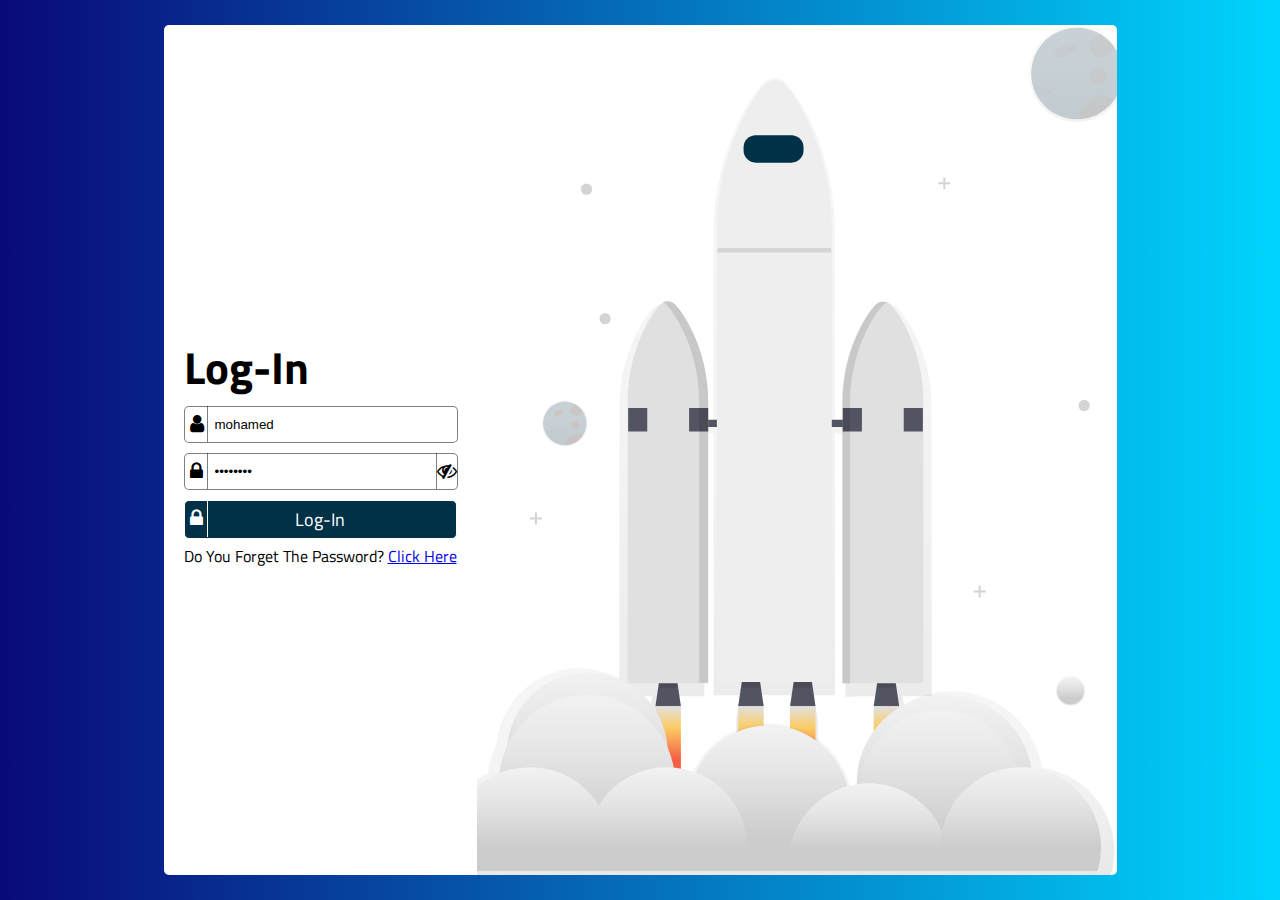
<file: index.html>
<!DOCTYPE html>
<html lang="en">

<head>
    <meta charset="UTF-8">
    <meta http-equiv="X-UA-Compatible" content="IE=edge">
    <meta name="viewport" content="width=device-width, initial-scale=1.0">
    <title>Login To Dashboard</title>
    <link rel="stylesheet" href="https://cdnjs.cloudflare.com/ajax/libs/font-awesome/4.0.0/css/font-awesome.css">
    <link rel="stylesheet" href="css/login.css">
</head>

<body>
    <div class="container">
        <div class="login-area">
            <form action="" method="GET" id="login-form">
                <h2>Log-In</h2>
                <div class="custom-input">
                    <input type="text" name="username" value="mohamed" id="username" placeholder="Username" autocomplete="off">
                    <i class="fa fa-user" aria-hidden="true"></i>
                </div>
                <div class="custom-input">
                    <input type="password" name="password" value="12349876" id="password" placeholder="Password">
                    <i class="fa fa-lock" aria-hidden="true"></i>
                    <i class="fa fa-eye " onclick="shwoPass()" id="sh" style="display: none;" aria-hidden="true"></i>
                    <i class="fa fa-eye-slash" onclick="shwoPass()" id="hi" aria-hidden="true"></i>
                </div>
                <p id="err"></p>
                <div class="custom-input submit">
                    <input type="submit" value="Log-In">
                    <i class="fa fa-lock" aria-hidden="true"></i>
                </div>
                <p>Do You Forget The Password? <a href="reset-pass.html">Click Here</a></p>
            </form>
        </div>
        <div class="pic-area">
            <!-- <img src="imgs/login-pic.svg" alt="Welcome MSG"> -->
        </div>
    </div>
    <script src="js/login.js"></script>
</body>

</html>
</file>
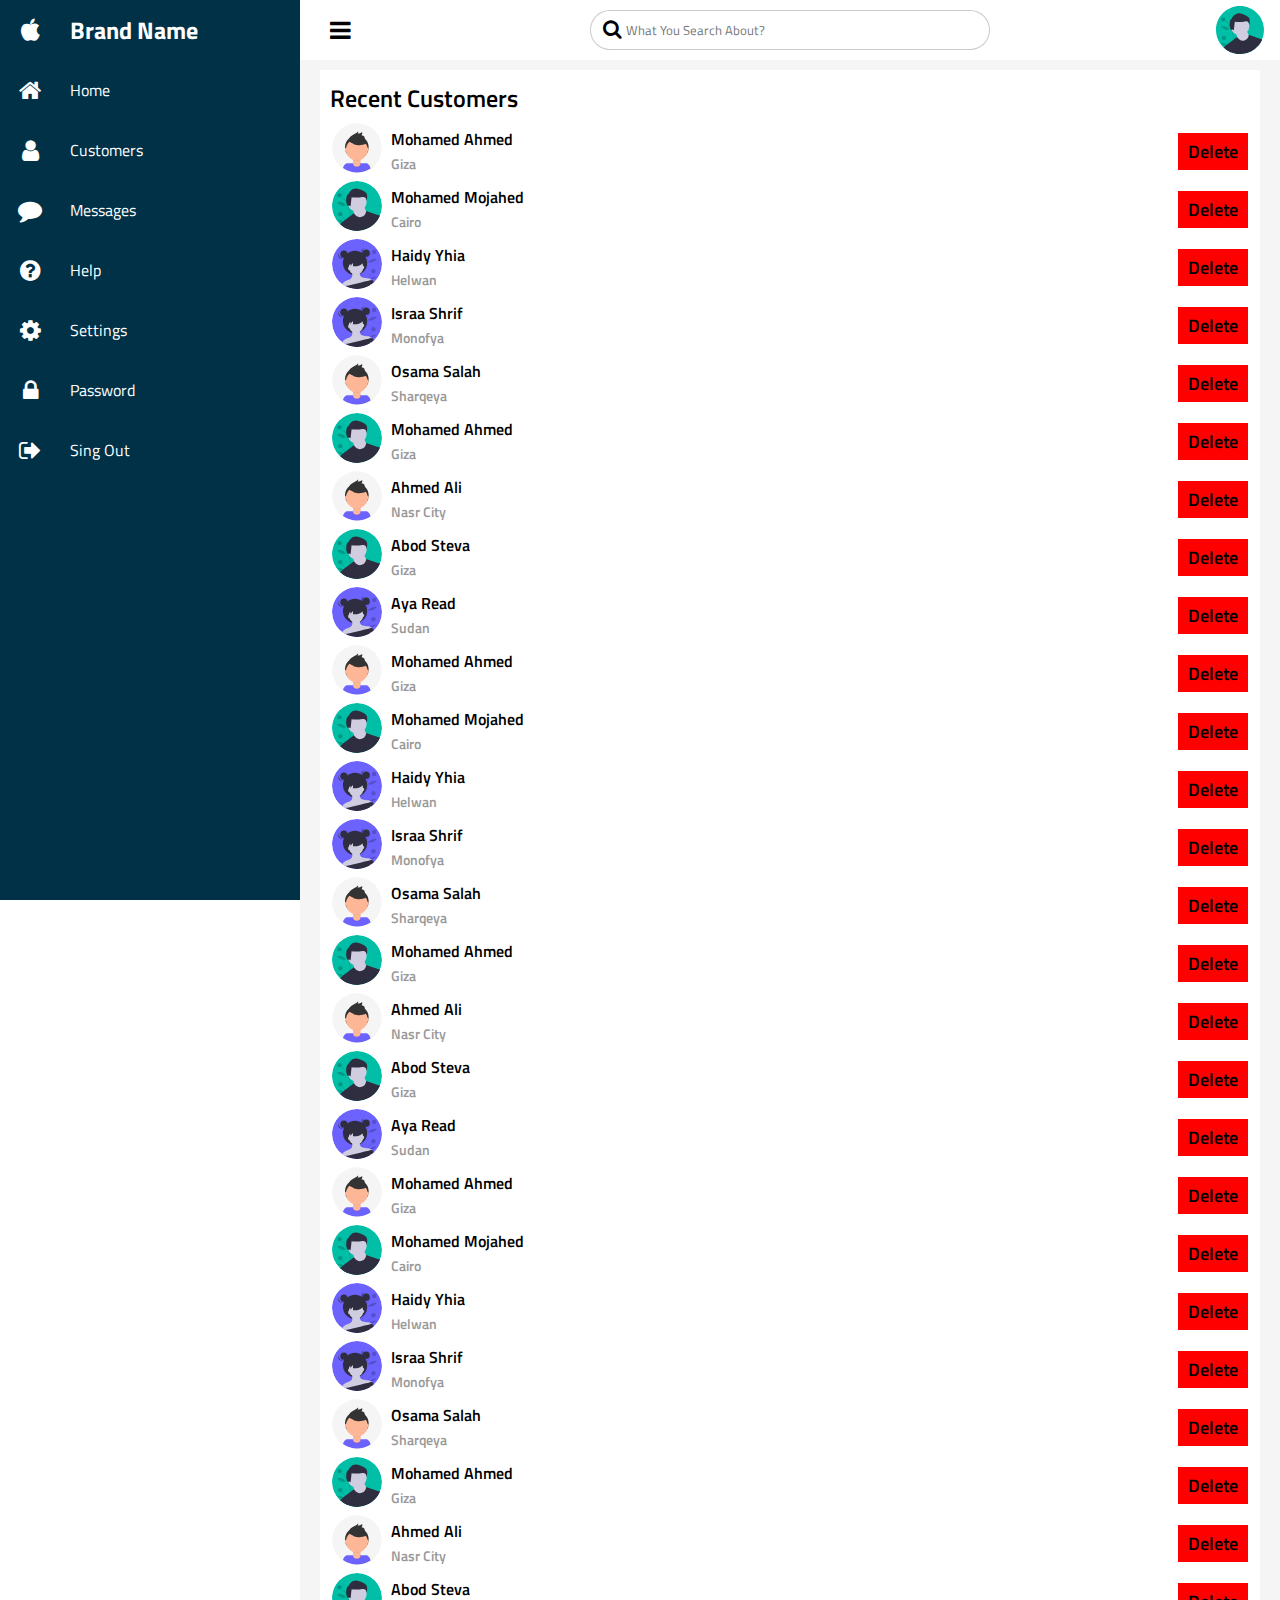
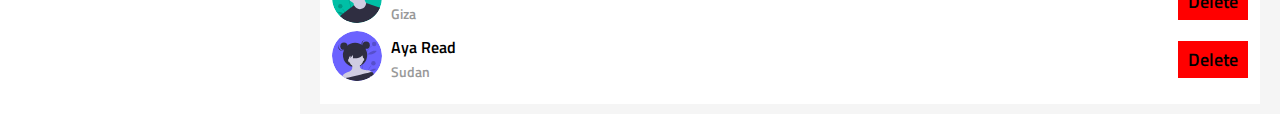
<file: customers.html>
<!DOCTYPE html>
<html lang="en">

<head>
    <meta charset="UTF-8">
    <meta http-equiv="X-UA-Compatible" content="IE=edge">
    <meta name="viewport" content="width=device-width, initial-scale=1.0">
    <title>Dashbord | Customers</title>
    <link rel="stylesheet" href="https://cdnjs.cloudflare.com/ajax/libs/font-awesome/4.0.0/css/font-awesome.css">
    <link rel="stylesheet" href="css/main.css">
    <link rel="stylesheet" href="css/customers.css">
</head>

<body>
    <div class="container">
        <!-- Start Navigation -->
        <div class="navigation">
            <ul class="links">
                <li>
                    <a href="#">
                        <span class="icon"><i class="fa fa-apple" aria-hidden="true"></i></span>
                        <span class="title"><h2>Brand Name</h2></span>
                    </a>
                </li>
                <li>
                    <a href="home.html">
                        <span class="icon"><i class="fa fa-home" aria-hidden="true"></i></span>
                        <span class="title">Home</span>
                    </a>
                </li>
                <li>
                    <a href="customers.html">
                        <span class="icon"><i class="fa fa-user" aria-hidden="true"></i></span>
                        <span class="title">Customers</span>
                    </a>
                </li>
                <li>
                    <a href="massages.html">
                        <span class="icon"><i class="fa fa-comment" aria-hidden="true"></i></span>
                        <span class="title">Messages</span>
                    </a>
                </li>
                <li>
                    <a href="help.html">
                        <span class="icon"><i class="fa fa-question-circle" aria-hidden="true"></i></i></span>
                        <span class="title">Help</span>
                    </a>
                </li>
                <li>
                    <a href="settings.html">
                        <span class="icon"><i class="fa fa-cog" aria-hidden="true"></i></span>
                        <span class="title">Settings</span>
                    </a>
                </li>
                <li>
                    <a href="password.html">
                        <span class="icon"><i class="fa fa-lock" aria-hidden="true"></i></span>
                        <span class="title">Password</span>
                    </a>
                </li>

                <li>
                    <a href="index.html">
                        <span class="icon"><i class="fa fa-sign-out" aria-hidden="true"></i></span>
                        <span class="title">Sing Out</span>
                    </a>
                </li>
            </ul>
            <div class="nav-to" onclick="toggler()"></div>
        </div>
        <!-- End Navigation -->
        <!-- start Main -->
        <div class="main">
            <!-- Start Top Bar -->
            <div class="topbar">
                <div class="toggel" onclick="toggler()"></div>
                <div class="search">
                    <label for="search">
                        <input type="text" placeholder="What You Search About?">
                        <i class="fa fa-search" aria-hidden="true"></i>
                    </label>
                </div>
                <div class="user-pic">
                    <img src="imgs/user.svg" alt="User Img">
                </div>
            </div>
            <!-- End Top Bar -->
            <div class="details">
                <div class="recent-customers">
                    <div class="header">
                        <h2>Recent Customers</h2>
                    </div>
                    <table>
                        <tr>
                            <td width="40px">
                                <div class="img"><img src="imgs/img 6.svg" width="100%" alt="Clint Pic"></div>
                            </td>
                            <td>
                                <h4>Mohamed Ahmed </br> <span>Giza</span></h4>
                            </td>
                            <td class="delete-btn">
                                <span>Delete</span>
                            </td>
                        </tr>
                        <tr>
                            <td width="40px">
                                <div class="img"><img src="imgs/user.svg" width="100%" alt="Clint Pic"></div>
                            </td>
                            <td>
                                <h4>Mohamed Mojahed </br> <span>Cairo</span></h4>
                            </td>
                            <td class="delete-btn">
                                <span>Delete</span>
                            </td>
                        </tr>
                        <tr>
                            <td width="40px">
                                <div class="img"><img src="imgs/img8.svg" width="100%" alt="Clint Pic"></div>
                            </td>
                            <td>
                                <h4>Haidy Yhia </br> <span>Helwan</span></h4>
                            </td>
                            <td class="delete-btn">
                                <span>Delete</span>
                            </td>
                        </tr>
                        <tr>
                            <td width="40px">
                                <div class="img"><img src="imgs/img8.svg" width="100%" alt="Clint Pic"></div>
                            </td>
                            <td>
                                <h4>Israa Shrif </br> <span>Monofya</span></h4>
                            </td>
                            <td class="delete-btn">
                                <span>Delete</span>
                            </td>
                        </tr>
                        <tr>
                            <td width="40px">
                                <div class="img"><img src="imgs/img 6.svg" width="100%" alt="Clint Pic"></div>
                            </td>
                            <td>
                                <h4>Osama Salah </br> <span>Sharqeya</span></h4>
                            </td>
                            <td class="delete-btn">
                                <span>Delete</span>
                            </td>
                        </tr>
                        <tr>
                            <td width="40px">
                                <div class="img"><img src="imgs/user.svg" width="100%" alt="Clint Pic"></div>
                            </td>
                            <td>
                                <h4>Mohamed Ahmed </br> <span>Giza</span></h4>
                            </td>
                            <td class="delete-btn">
                                <span>Delete</span>
                            </td>
                        </tr>
                        <tr>
                            <td width="40px">
                                <div class="img"><img src="imgs/img 6.svg" width="100%" alt="Clint Pic"></div>
                            </td>
                            <td>
                                <h4>Ahmed Ali </br> <span>Nasr City</span></h4>
                            </td>
                            <td class="delete-btn">
                                <span>Delete</span>
                            </td>
                        </tr>
                        <tr>
                            <td width="40px">
                                <div class="img"><img src="imgs/user.svg" width="100%" alt="Clint Pic"></div>
                            </td>
                            <td>
                                <h4>Abod Steva </br> <span>Giza</span></h4>
                            </td>
                            <td class="delete-btn">
                                <span>Delete</span>
                            </td>
                        </tr>
                        <tr>
                            <td width="40px">
                                <div class="img"><img src="imgs/img8.svg" width="100%" alt="Clint Pic"></div>
                            </td>
                            <td>
                                <h4>Aya Read </br> <span>Sudan</span></h4>
                            </td>
                            <td class="delete-btn">
                                <span>Delete</span>
                            </td>
                        </tr>
                        <tr>
                            <td width="40px">
                                <div class="img"><img src="imgs/img 6.svg" width="100%" alt="Clint Pic"></div>
                            </td>
                            <td>
                                <h4>Mohamed Ahmed </br> <span>Giza</span></h4>
                            </td>
                            <td class="delete-btn">
                                <span>Delete</span>
                            </td>
                        </tr>
                        <tr>
                            <td width="40px">
                                <div class="img"><img src="imgs/user.svg" width="100%" alt="Clint Pic"></div>
                            </td>
                            <td>
                                <h4>Mohamed Mojahed </br> <span>Cairo</span></h4>
                            </td>
                            <td class="delete-btn">
                                <span>Delete</span>
                            </td>
                        </tr>
                        <tr>
                            <td width="40px">
                                <div class="img"><img src="imgs/img8.svg" width="100%" alt="Clint Pic"></div>
                            </td>
                            <td>
                                <h4>Haidy Yhia </br> <span>Helwan</span></h4>
                            </td>
                            <td class="delete-btn">
                                <span>Delete</span>
                            </td>
                        </tr>
                        <tr>
                            <td width="40px">
                                <div class="img"><img src="imgs/img8.svg" width="100%" alt="Clint Pic"></div>
                            </td>
                            <td>
                                <h4>Israa Shrif </br> <span>Monofya</span></h4>
                            </td>
                            <td class="delete-btn">
                                <span>Delete</span>
                            </td>
                        </tr>
                        <tr>
                            <td width="40px">
                                <div class="img"><img src="imgs/img 6.svg" width="100%" alt="Clint Pic"></div>
                            </td>
                            <td>
                                <h4>Osama Salah </br> <span>Sharqeya</span></h4>
                            </td>
                            <td class="delete-btn">
                                <span>Delete</span>
                            </td>
                        </tr>
                        <tr>
                            <td width="40px">
                                <div class="img"><img src="imgs/user.svg" width="100%" alt="Clint Pic"></div>
                            </td>
                            <td>
                                <h4>Mohamed Ahmed </br> <span>Giza</span></h4>
                            </td>
                            <td class="delete-btn">
                                <span>Delete</span>
                            </td>
                        </tr>
                        <tr>
                            <td width="40px">
                                <div class="img"><img src="imgs/img 6.svg" width="100%" alt="Clint Pic"></div>
                            </td>
                            <td>
                                <h4>Ahmed Ali </br> <span>Nasr City</span></h4>
                            </td>
                            <td class="delete-btn">
                                <span>Delete</span>
                            </td>
                        </tr>
                        <tr>
                            <td width="40px">
                                <div class="img"><img src="imgs/user.svg" width="100%" alt="Clint Pic"></div>
                            </td>
                            <td>
                                <h4>Abod Steva </br> <span>Giza</span></h4>
                            </td>
                            <td class="delete-btn">
                                <span>Delete</span>
                            </td>
                        </tr>
                        <tr>
                            <td width="40px">
                                <div class="img"><img src="imgs/img8.svg" width="100%" alt="Clint Pic"></div>
                            </td>
                            <td>
                                <h4>Aya Read </br> <span>Sudan</span></h4>
                            </td>
                            <td class="delete-btn">
                                <span>Delete</span>
                            </td>
                        </tr>
                        <tr>
                            <td width="40px">
                                <div class="img"><img src="imgs/img 6.svg" width="100%" alt="Clint Pic"></div>
                            </td>
                            <td>
                                <h4>Mohamed Ahmed </br> <span>Giza</span></h4>
                            </td>
                            <td class="delete-btn">
                                <span>Delete</span>
                            </td>
                        </tr>
                        <tr>
                            <td width="40px">
                                <div class="img"><img src="imgs/user.svg" width="100%" alt="Clint Pic"></div>
                            </td>
                            <td>
                                <h4>Mohamed Mojahed </br> <span>Cairo</span></h4>
                            </td>
                            <td class="delete-btn">
                                <span>Delete</span>
                            </td>
                        </tr>
                        <tr>
                            <td width="40px">
                                <div class="img"><img src="imgs/img8.svg" width="100%" alt="Clint Pic"></div>
                            </td>
                            <td>
                                <h4>Haidy Yhia </br> <span>Helwan</span></h4>
                            </td>
                            <td class="delete-btn">
                                <span>Delete</span>
                            </td>
                        </tr>
                        <tr>
                            <td width="40px">
                                <div class="img"><img src="imgs/img8.svg" width="100%" alt="Clint Pic"></div>
                            </td>
                            <td>
                                <h4>Israa Shrif </br> <span>Monofya</span></h4>
                            </td>
                            <td class="delete-btn">
                                <span>Delete</span>
                            </td>
                        </tr>
                        <tr>
                            <td width="40px">
                                <div class="img"><img src="imgs/img 6.svg" width="100%" alt="Clint Pic"></div>
                            </td>
                            <td>
                                <h4>Osama Salah </br> <span>Sharqeya</span></h4>
                            </td>
                            <td class="delete-btn">
                                <span>Delete</span>
                            </td>
                        </tr>
                        <tr>
                            <td width="40px">
                                <div class="img"><img src="imgs/user.svg" width="100%" alt="Clint Pic"></div>
                            </td>
                            <td>
                                <h4>Mohamed Ahmed </br> <span>Giza</span></h4>
                            </td>
                            <td class="delete-btn">
                                <span>Delete</span>
                            </td>
                        </tr>
                        <tr>
                            <td width="40px">
                                <div class="img"><img src="imgs/img 6.svg" width="100%" alt="Clint Pic"></div>
                            </td>
                            <td>
                                <h4>Ahmed Ali </br> <span>Nasr City</span></h4>
                            </td>
                            <td class="delete-btn">
                                <span>Delete</span>
                            </td>
                        </tr>
                        <tr>
                            <td width="40px">
                                <div class="img"><img src="imgs/user.svg" width="100%" alt="Clint Pic"></div>
                            </td>
                            <td>
                                <h4>Abod Steva </br> <span>Giza</span></h4>
                            </td>
                            <td class="delete-btn">
                                <span>Delete</span>
                            </td>
                        </tr>
                        <tr>
                            <td width="40px">
                                <div class="img"><img src="imgs/img8.svg" width="100%" alt="Clint Pic"></div>
                            </td>
                            <td>
                                <h4>Aya Read </br> <span>Sudan</span></h4>
                            </td>
                            <td class="delete-btn">
                                <span>Delete</span>
                            </td>
                        </tr>
                    </table>
                </div>
            </div>
        </div>
        <!-- End Main Sction -->
    </div>
    <script src="js/main.js"></script>
</body>

</html>
</file>
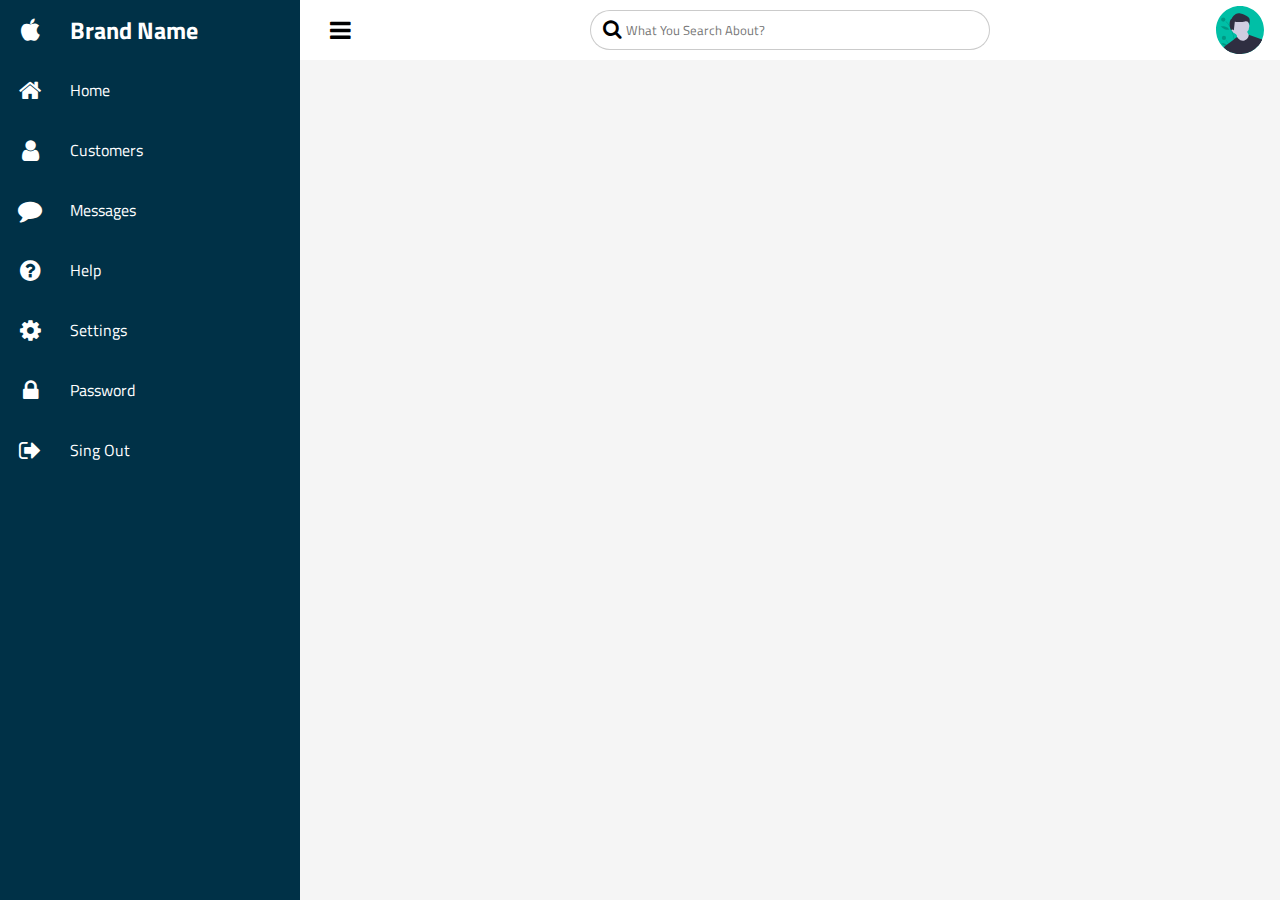
<file: help.html>
<!DOCTYPE html>
<html lang="en">

<head>
    <meta charset="UTF-8">
    <meta http-equiv="X-UA-Compatible" content="IE=edge">
    <meta name="viewport" content="width=device-width, initial-scale=1.0">
    <title>Dashbord | help</title>
    <link rel="stylesheet" href="https://cdnjs.cloudflare.com/ajax/libs/font-awesome/4.0.0/css/font-awesome.css">
    <link rel="stylesheet" href="css/main.css">
</head>

<body>
    <div class="container">
        <!-- Start Navigation -->
        <div class="navigation">
            <ul class="links">
                <li>
                    <a href="#">
                        <span class="icon"><i class="fa fa-apple" aria-hidden="true"></i></span>
                        <span class="title"><h2>Brand Name</h2></span>
                    </a>
                </li>
                <li>
                    <a href="home.html">
                        <span class="icon"><i class="fa fa-home" aria-hidden="true"></i></span>
                        <span class="title">Home</span>
                    </a>
                </li>
                <li>
                    <a href="customers.html">
                        <span class="icon"><i class="fa fa-user" aria-hidden="true"></i></span>
                        <span class="title">Customers</span>
                    </a>
                </li>
                <li>
                    <a href="massages.html">
                        <span class="icon"><i class="fa fa-comment" aria-hidden="true"></i></span>
                        <span class="title">Messages</span>
                    </a>
                </li>
                <li>
                    <a href="help.html">
                        <span class="icon"><i class="fa fa-question-circle" aria-hidden="true"></i></i></span>
                        <span class="title">Help</span>
                    </a>
                </li>
                <li>
                    <a href="settings.html">
                        <span class="icon"><i class="fa fa-cog" aria-hidden="true"></i></span>
                        <span class="title">Settings</span>
                    </a>
                </li>
                <li>
                    <a href="password.html">
                        <span class="icon"><i class="fa fa-lock" aria-hidden="true"></i></span>
                        <span class="title">Password</span>
                    </a>
                </li>

                <li>
                    <a href="index.html">
                        <span class="icon"><i class="fa fa-sign-out" aria-hidden="true"></i></span>
                        <span class="title">Sing Out</span>
                    </a>
                </li>
            </ul>
            <div class="nav-to" onclick="toggler()"></div>
        </div>
        <!-- End Navigation -->
        <!-- start Main -->
        <div class="main">
            <!-- Start Top Bar -->
            <div class="topbar">
                <div class="toggel" onclick="toggler()"></div>
                <div class="search">
                    <label for="search">
                        <input type="text" placeholder="What You Search About?">
                        <i class="fa fa-search" aria-hidden="true"></i>
                    </label>
                </div>
                <div class="user-pic">
                    <img src="imgs/user.svg" alt="User Img">
                </div>
            </div>
            <!-- End Top Bar -->
        </div>
        <!-- End Main Sction -->
    </div>
    <script src="js/main.js"></script>
</body>

</html>
</file>
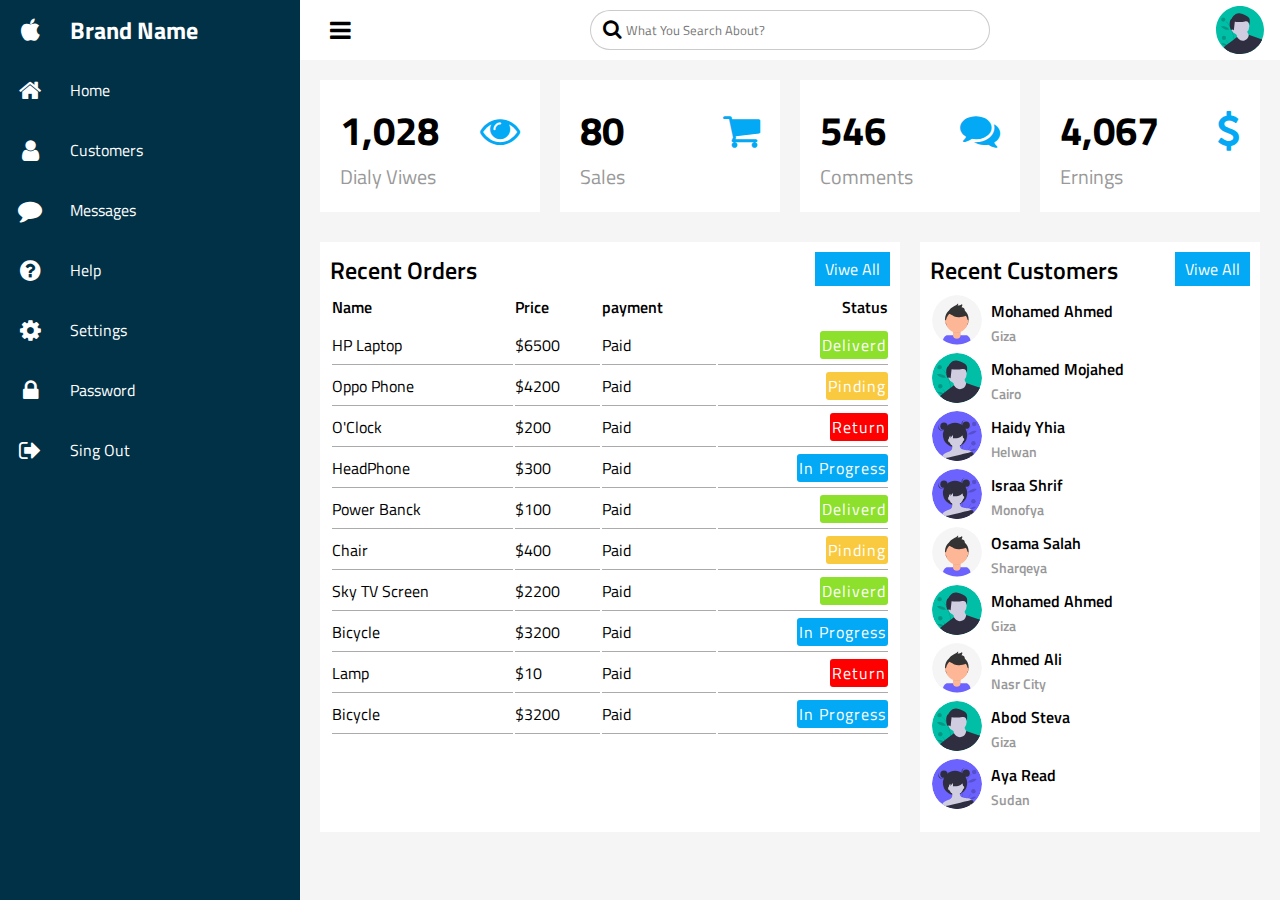
<file: home.html>
<!DOCTYPE html>
<html lang="en">

<head>
    <meta charset="UTF-8">
    <meta http-equiv="X-UA-Compatible" content="IE=edge">
    <meta name="viewport" content="width=device-width, initial-scale=1.0">
    <title>Dashbord</title>
    <link rel="stylesheet" href="https://cdnjs.cloudflare.com/ajax/libs/font-awesome/4.0.0/css/font-awesome.css">
    <link rel="stylesheet" href="css/main.css">
</head>

<body>
    <div class="container">
        <!-- Start Navigation -->
        <div class="navigation">
            <ul class="links">
                <li>
                    <a href="#">
                        <span class="icon"><i class="fa fa-apple" aria-hidden="true"></i></span>
                        <span class="title"><h2>Brand Name</h2></span>
                    </a>
                </li>
                <li>
                    <a href="home.html">
                        <span class="icon"><i class="fa fa-home" aria-hidden="true"></i></span>
                        <span class="title">Home</span>
                    </a>
                </li>
                <li>
                    <a href="customers.html">
                        <span class="icon"><i class="fa fa-user" aria-hidden="true"></i></span>
                        <span class="title">Customers</span>
                    </a>
                </li>
                <li>
                    <a href="massages.html">
                        <span class="icon"><i class="fa fa-comment" aria-hidden="true"></i></span>
                        <span class="title">Messages</span>
                    </a>
                </li>
                <li>
                    <a href="help.html">
                        <span class="icon"><i class="fa fa-question-circle" aria-hidden="true"></i></i></span>
                        <span class="title">Help</span>
                    </a>
                </li>
                <li>
                    <a href="settings.html">
                        <span class="icon"><i class="fa fa-cog" aria-hidden="true"></i></span>
                        <span class="title">Settings</span>
                    </a>
                </li>
                <li>
                    <a href="password.html">
                        <span class="icon"><i class="fa fa-lock" aria-hidden="true"></i></span>
                        <span class="title">Password</span>
                    </a>
                </li>

                <li>
                    <a href="index.html">
                        <span class="icon"><i class="fa fa-sign-out" aria-hidden="true"></i></span>
                        <span class="title">Sing Out</span>
                    </a>
                </li>
            </ul>
            <div class="nav-to" onclick="toggler()"></div>
        </div>
        <!-- End Navigation -->
        <!-- start Main -->
        <div class="main">
            <!-- Start Top Bar -->
            <div class="topbar">
                <div class="toggel" onclick="toggler()"></div>
                <div class="search">
                    <label for="search">
                        <input type="text" placeholder="What You Search About?">
                        <i class="fa fa-search" aria-hidden="true"></i>
                    </label>
                </div>
                <div class="user-pic">
                    <img src="imgs/user.svg" alt="User Img">
                </div>
            </div>
            <!-- Start Top Bar -->
            <!-- start Cards Box -->
            <div class="cardBox">
                <div class="card">
                    <div>
                        <div class="numbers">1,028</div>
                        <div class="cardName">Dialy Viwes</div>
                    </div>
                    <div class="cardIcon">
                        <i class="fa fa-eye" aria-hidden="true"></i>
                    </div>
                </div>
                <div class="card">
                    <div>
                        <div class="numbers">80</div>
                        <div class="cardName">Sales</div>
                    </div>
                    <div class="cardIcon">
                        <i class="fa fa-shopping-cart" aria-hidden="true"></i>
                    </div>
                </div>
                <div class="card">
                    <div>
                        <div class="numbers">546</div>
                        <div class="cardName">Comments</div>
                    </div>
                    <div class="cardIcon">
                        <i class="fa fa-comments" aria-hidden="true"></i>
                    </div>
                </div>
                <div class="card">
                    <div>
                        <div class="numbers">4,067</div>
                        <div class="cardName">Ernings</div>
                    </div>
                    <div class="cardIcon">
                        <i class="fa fa-usd" aria-hidden="true"></i>
                    </div>
                </div>
            </div>
            <!-- End Cards Box -->
            <!-- Start Deatials Section -->
            <div class="details">
                <div class="recent-orders">
                    <div class="header">
                        <h2>Recent Orders</h2>
                        <a href="recent-orders.html" class="btn">Viwe All</a>
                    </div>
                    <table>
                        <thead>
                            <tr>
                                <th>Name</th>
                                <th>Price</th>
                                <th>payment</th>
                                <th>Status</th>
                            </tr>
                        </thead>
                        <tbody>
                            <tr>
                                <td>HP Laptop</td>
                                <td><span>$6500</td>
                                <td>Paid</td>
                                <td><span class="status deliverd">Deliverd</span></td>
                            </tr>
                            <tr>
                                <td>Oppo Phone</td>
                                <td>$4200</td>
                                <td>Paid</td>
                                <td><span class="status pind">Pinding</span></td>
                            </tr>
                            <tr>
                                <td>O'Clock</td>
                                <td>$200</td>
                                <td>Paid</td>
                                <td><span class="status return">Return</span></td>
                            </tr>
                            <tr>
                                <td>HeadPhone</td>
                                <td>$300</td>
                                <td>Paid</td>
                                <td><span class="status in-prog">In Progress</span></td>
                            </tr>
                            <tr>
                                <td>Power Banck</td>
                                <td>$100</td>
                                <td>Paid</td>
                                <td><span class="status deliverd">Deliverd</span></td>
                            </tr>
                            <tr>
                                <td>Chair</td>
                                <td>$400</td>
                                <td>Paid</td>
                                <td><span class="status pind">Pinding</span></td>
                            </tr>
                            <tr>
                                <td>Sky TV Screen</td>
                                <td>$2200</td>
                                <td>Paid</td>
                                <td><span class="status deliverd">Deliverd</span></td>
                            </tr>
                            <tr>
                                <td>Bicycle</td>
                                <td>$3200</td>
                                <td>Paid</td>
                                <td><span class="status in-prog">In Progress</span></td>
                            </tr>
                            <tr>
                                <td>Lamp</td>
                                <td>$10</td>
                                <td>Paid</td>
                                <td><span class="status return">Return</span></td>
                            </tr>
                            <td>Bicycle</td>
                            <td>$3200</td>
                            <td>Paid</td>
                            <td><span class="status in-prog">In Progress</span></td>
                            </tr>

                        </tbody>
                    </table>
                </div>
                <div class="recent-customers">
                    <div class="header">
                        <h2>Recent Customers</h2>
                        <a href="customers.html" class="btn">Viwe All</a>
                    </div>
                    <table>
                        <tr>
                            <td width="40px">
                                <div class="img"><img src="imgs/img 6.svg" width="100%" alt="Clint Pic"></div>
                            </td>
                            <td>
                                <h4>Mohamed Ahmed </br> <span>Giza</span></h4>
                            </td>
                        </tr>
                        <tr>
                            <td width="40px">
                                <div class="img"><img src="imgs/user.svg" width="100%" alt="Clint Pic"></div>
                            </td>
                            <td>
                                <h4>Mohamed Mojahed </br> <span>Cairo</span></h4>
                            </td>
                        </tr>
                        <tr>
                            <td width="40px">
                                <div class="img"><img src="imgs/img8.svg" width="100%" alt="Clint Pic"></div>
                            </td>
                            <td>
                                <h4>Haidy Yhia </br> <span>Helwan</span></h4>
                            </td>
                        </tr>
                        <tr>
                            <td width="40px">
                                <div class="img"><img src="imgs/img8.svg" width="100%" alt="Clint Pic"></div>
                            </td>
                            <td>
                                <h4>Israa Shrif </br> <span>Monofya</span></h4>
                            </td>
                        </tr>
                        <tr>
                            <td width="40px">
                                <div class="img"><img src="imgs/img 6.svg" width="100%" alt="Clint Pic"></div>
                            </td>
                            <td>
                                <h4>Osama Salah </br> <span>Sharqeya</span></h4>
                            </td>
                        </tr>
                        <tr>
                            <td width="40px">
                                <div class="img"><img src="imgs/user.svg" width="100%" alt="Clint Pic"></div>
                            </td>
                            <td>
                                <h4>Mohamed Ahmed </br> <span>Giza</span></h4>
                            </td>
                        </tr>
                        <tr>
                            <td width="40px">
                                <div class="img"><img src="imgs/img 6.svg" width="100%" alt="Clint Pic"></div>
                            </td>
                            <td>
                                <h4>Ahmed Ali </br> <span>Nasr City</span></h4>
                            </td>
                        </tr>
                        <tr>
                            <td width="40px">
                                <div class="img"><img src="imgs/user.svg" width="100%" alt="Clint Pic"></div>
                            </td>
                            <td>
                                <h4>Abod Steva </br> <span>Giza</span></h4>
                            </td>
                        </tr>
                        <tr>
                            <td width="40px">
                                <div class="img"><img src="imgs/img8.svg" width="100%" alt="Clint Pic"></div>
                            </td>
                            <td>
                                <h4>Aya Read </br> <span>Sudan</span></h4>
                            </td>
                        </tr>
                    </table>
                </div>
            </div>
            <!-- End Deatials Section -->
        </div>
        <!-- End Main Sction -->
    </div>
    <script src="js/main.js"></script>
</body>

</html>
</file>
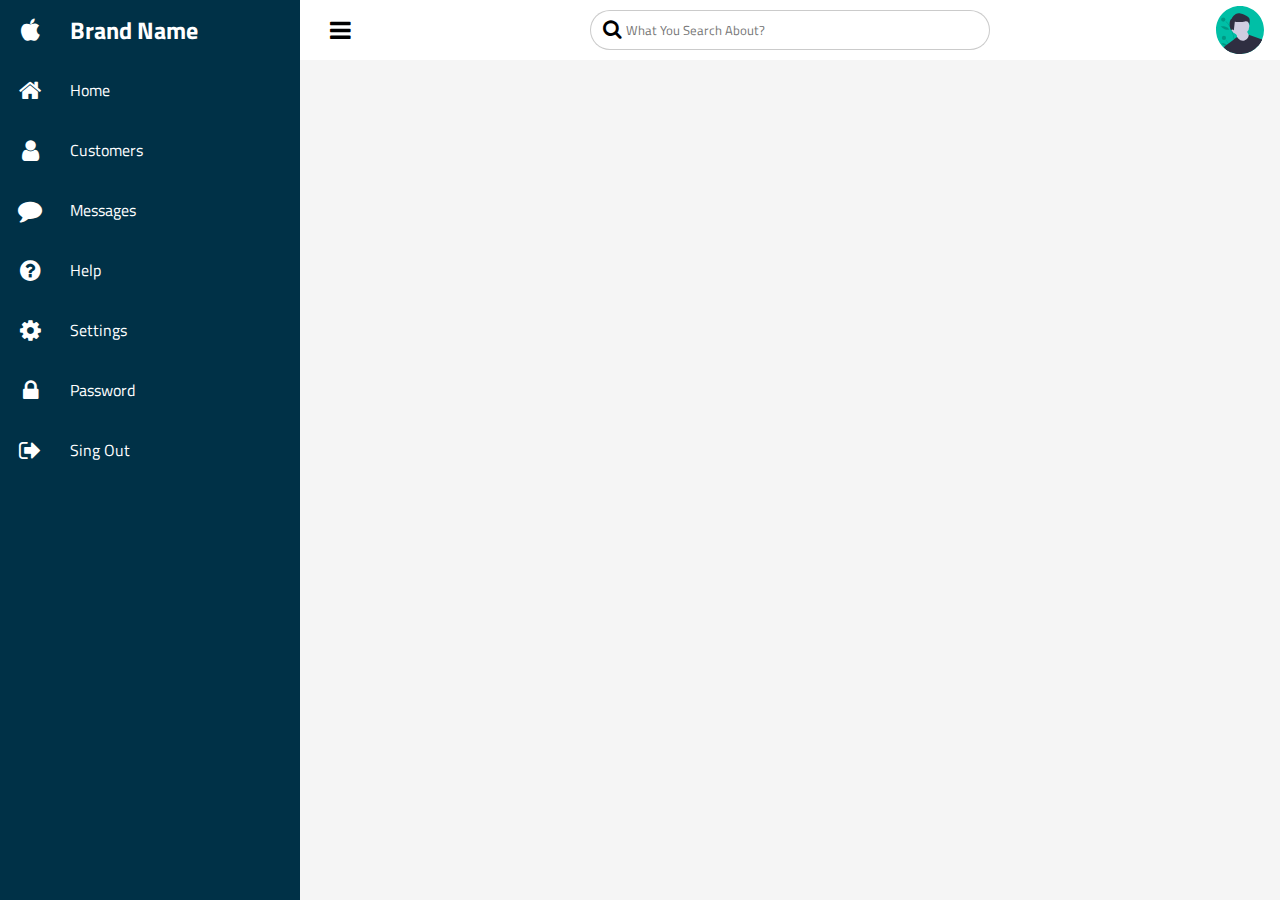
<file: massages.html>
<!DOCTYPE html>
<html lang="en">

<head>
    <meta charset="UTF-8">
    <meta http-equiv="X-UA-Compatible" content="IE=edge">
    <meta name="viewport" content="width=device-width, initial-scale=1.0">
    <title>Dashbord | Masseges</title>
    <link rel="stylesheet" href="https://cdnjs.cloudflare.com/ajax/libs/font-awesome/4.0.0/css/font-awesome.css">
    <link rel="stylesheet" href="css/main.css">
</head>

<body>
    <div class="container">
        <!-- Start Navigation -->
        <div class="navigation">
            <ul class="links">
                <li>
                    <a href="#">
                        <span class="icon"><i class="fa fa-apple" aria-hidden="true"></i></span>
                        <span class="title"><h2>Brand Name</h2></span>
                    </a>
                </li>
                <li>
                    <a href="home.html">
                        <span class="icon"><i class="fa fa-home" aria-hidden="true"></i></span>
                        <span class="title">Home</span>
                    </a>
                </li>
                <li>
                    <a href="customers.html">
                        <span class="icon"><i class="fa fa-user" aria-hidden="true"></i></span>
                        <span class="title">Customers</span>
                    </a>
                </li>
                <li>
                    <a href="massages.html">
                        <span class="icon"><i class="fa fa-comment" aria-hidden="true"></i></span>
                        <span class="title">Messages</span>
                    </a>
                </li>
                <li>
                    <a href="help.html">
                        <span class="icon"><i class="fa fa-question-circle" aria-hidden="true"></i></i></span>
                        <span class="title">Help</span>
                    </a>
                </li>
                <li>
                    <a href="settings.html">
                        <span class="icon"><i class="fa fa-cog" aria-hidden="true"></i></span>
                        <span class="title">Settings</span>
                    </a>
                </li>
                <li>
                    <a href="password.html">
                        <span class="icon"><i class="fa fa-lock" aria-hidden="true"></i></span>
                        <span class="title">Password</span>
                    </a>
                </li>

                <li>
                    <a href="index.html">
                        <span class="icon"><i class="fa fa-sign-out" aria-hidden="true"></i></span>
                        <span class="title">Sing Out</span>
                    </a>
                </li>
            </ul>
            <div class="nav-to" onclick="toggler()"></div>
        </div>
        <!-- End Navigation -->
        <!-- start Main -->
        <div class="main">
            <!-- Start Top Bar -->
            <div class="topbar">
                <div class="toggel" onclick="toggler()"></div>
                <div class="search">
                    <label for="search">
                        <input type="text" placeholder="What You Search About?">
                        <i class="fa fa-search" aria-hidden="true"></i>
                    </label>
                </div>
                <div class="user-pic">
                    <img src="imgs/user.svg" alt="User Img">
                </div>
            </div>
            <!-- End Top Bar -->
        </div>
        <!-- End Main Sction -->
    </div>
    <script src="js/main.js"></script>
</body>

</html>
</file>
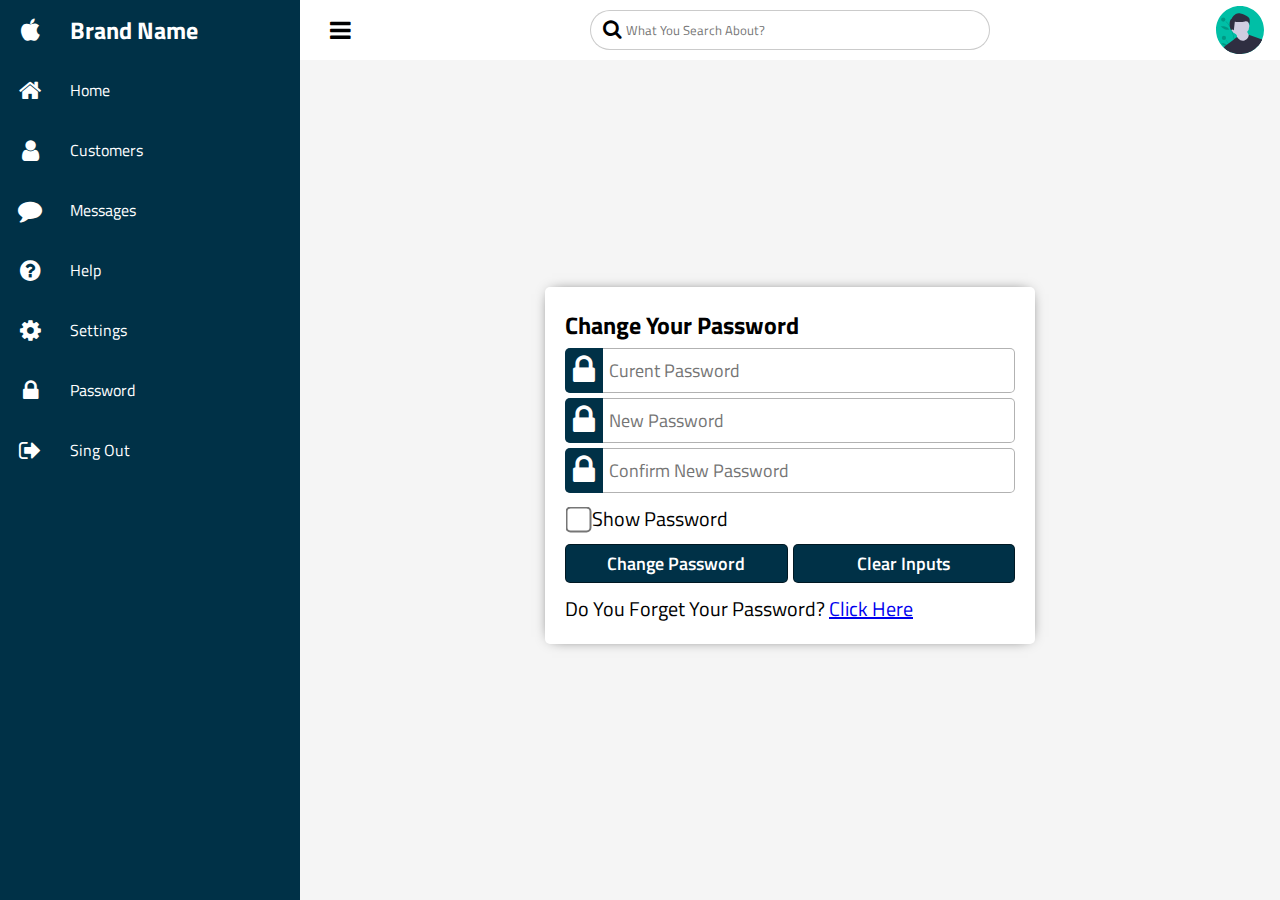
<file: password.html>
<!DOCTYPE html>
<html lang="en">

<head>
    <meta charset="UTF-8">
    <meta http-equiv="X-UA-Compatible" content="IE=edge">
    <meta name="viewport" content="width=device-width, initial-scale=1.0">
    <title>Dashbord | Password</title>
    <link rel="stylesheet" href="https://cdnjs.cloudflare.com/ajax/libs/font-awesome/4.0.0/css/font-awesome.css">
    <link rel="stylesheet" href="css/main.css">
    <link rel="stylesheet" href="css/password.css">
</head>

<body>
    <div class="container">
        <!-- Start Navigation -->
        <div class="navigation">
            <ul class="links">
                <li>
                    <a href="#">
                        <span class="icon"><i class="fa fa-apple" aria-hidden="true"></i></span>
                        <span class="title"><h2>Brand Name</h2></span>
                    </a>
                </li>
                <li>
                    <a href="home.html">
                        <span class="icon"><i class="fa fa-home" aria-hidden="true"></i></span>
                        <span class="title">Home</span>
                    </a>
                </li>
                <li>
                    <a href="customers.html">
                        <span class="icon"><i class="fa fa-user" aria-hidden="true"></i></span>
                        <span class="title">Customers</span>
                    </a>
                </li>
                <li>
                    <a href="massages.html">
                        <span class="icon"><i class="fa fa-comment" aria-hidden="true"></i></span>
                        <span class="title">Messages</span>
                    </a>
                </li>
                <li>
                    <a href="help.html">
                        <span class="icon"><i class="fa fa-question-circle" aria-hidden="true"></i></i></span>
                        <span class="title">Help</span>
                    </a>
                </li>
                <li>
                    <a href="settings.html">
                        <span class="icon"><i class="fa fa-cog" aria-hidden="true"></i></span>
                        <span class="title">Settings</span>
                    </a>
                </li>
                <li>
                    <a href="password.html">
                        <span class="icon"><i class="fa fa-lock" aria-hidden="true"></i></span>
                        <span class="title">Password</span>
                    </a>
                </li>

                <li>
                    <a href="index.html">
                        <span class="icon"><i class="fa fa-sign-out" aria-hidden="true"></i></span>
                        <span class="title">Sing Out</span>
                    </a>
                </li>
            </ul>
            <div class="nav-to" onclick="toggler()"></div>
        </div>
        <!-- End Navigation -->
        <!-- start Main -->
        <div class="main">
            <!-- Start Top Bar -->
            <div class="topbar">
                <div class="toggel" onclick="toggler()"></div>
                <div class="search">
                    <label for="search">
                        <input type="text" placeholder="What You Search About?">
                        <i class="fa fa-search" aria-hidden="true"></i>
                    </label>
                </div>
                <div class="user-pic">
                    <img src="imgs/user.svg" alt="User Img">
                </div>
            </div>
            <!-- End Top Bar -->
            <!-- Start Rest Password Section -->
            <div class="reset-pass">
                <form action="#" method="GET" id="change-pass">
                    <h2>Change Your Password</h2>
                    <div class="custom-input">
                        <input type="password" placeholder="Curent Password" name="c-pass" id="c-pass">
                        <i class="fa fa-lock" aria-hidden="true"></i>
                    </div>
                    <div class="custom-input">
                        <input type="password" placeholder="New Password" name="n-pass" id="n-pass">
                        <i class="fa fa-lock" aria-hidden="true"></i>
                    </div>
                    <div class="custom-input">
                        <input type="password" placeholder="Confirm New Password" name="rn-pass" id="rn-pass">
                        <i class="fa fa-lock" aria-hidden="true"></i>
                    </div>
                    <div class="err">

                    </div>
                    <div class="check-input">
                        <input type="checkbox" onclick="shwPass()" id="checking">
                        <label for="checking">Show Password</label>
                    </div>
                    <div class="custom-send">
                        <input type="submit" value="Change Password">
                        <input type="reset" value="Clear Inputs">
                    </div>
                    <p class="fpass">Do You Forget Your Password? <a href="reset-pass.html">Click Here</a></p>

                </form>
            </div>
            <!-- Start Rest Password Section -->
        </div>
        <!-- End Main Sction -->
    </div>
    <script src="js/from-val.js"></script>
</body>

</html>
</file>
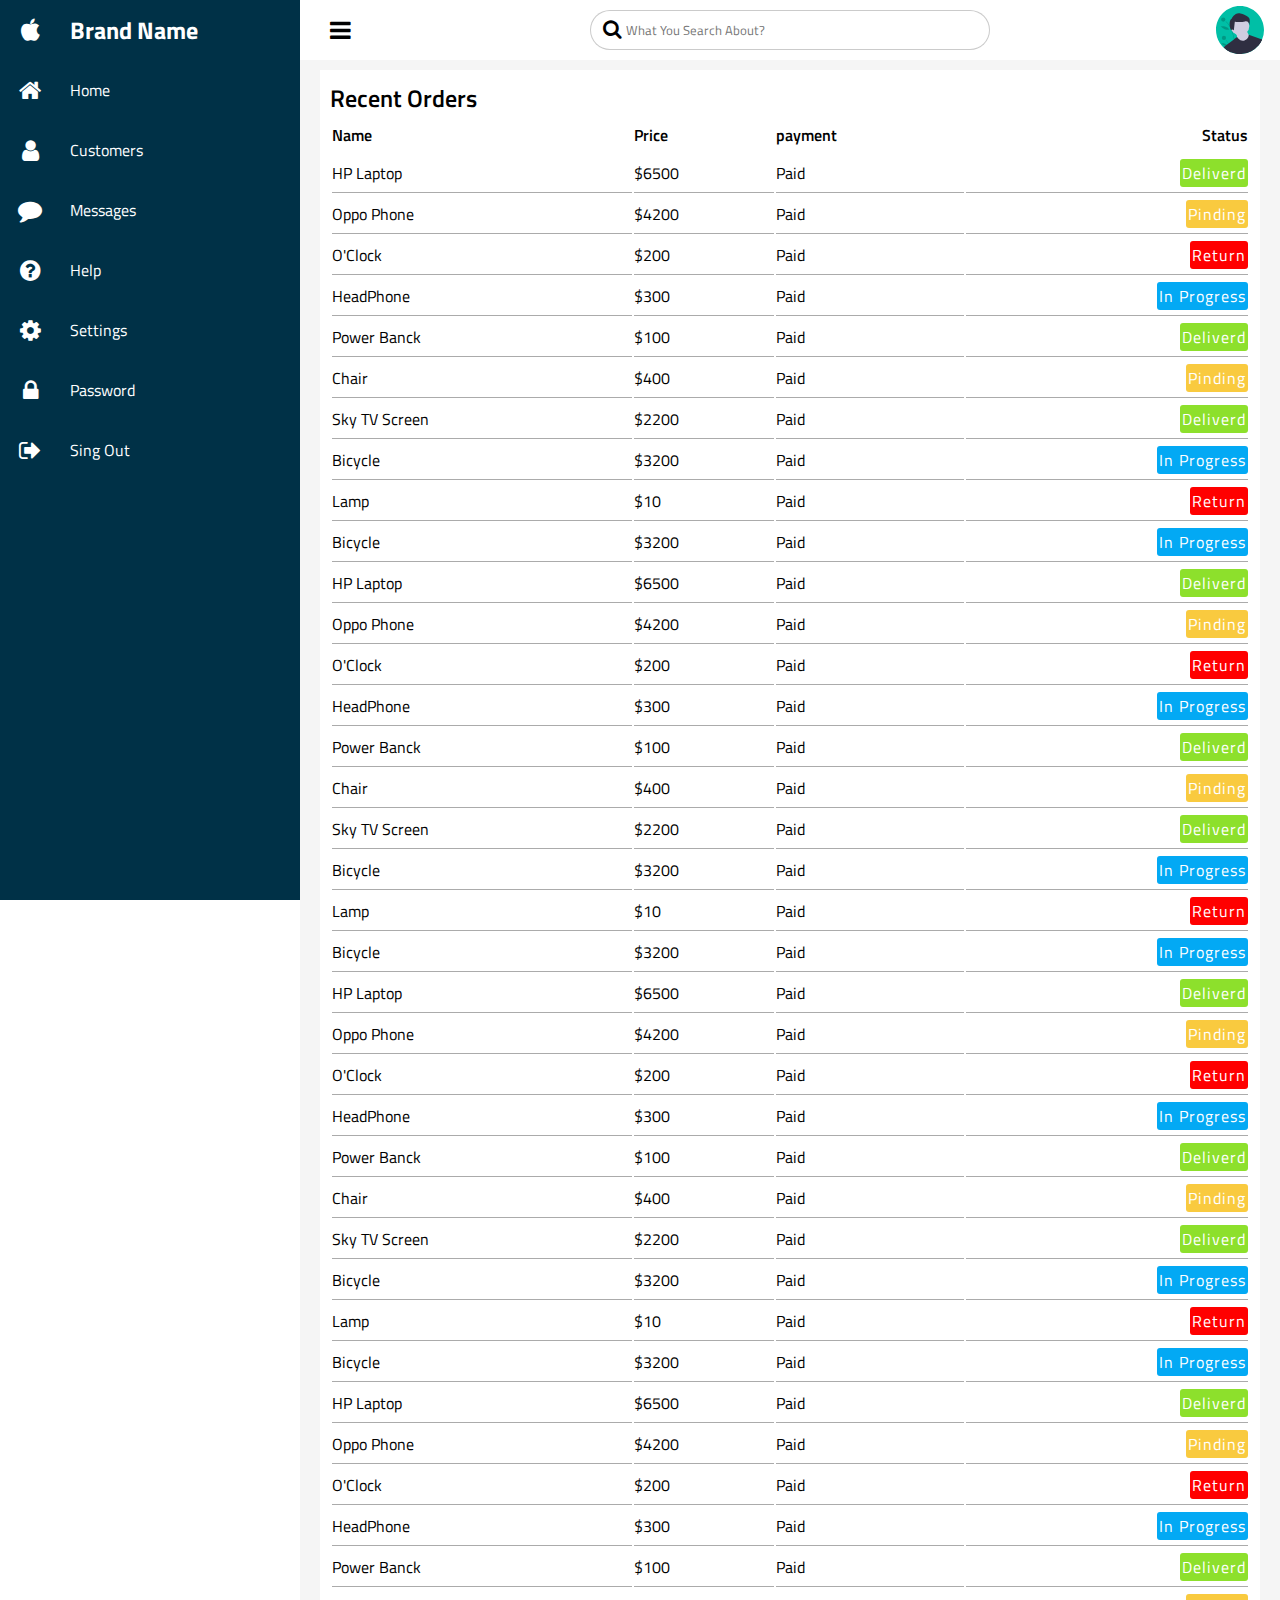
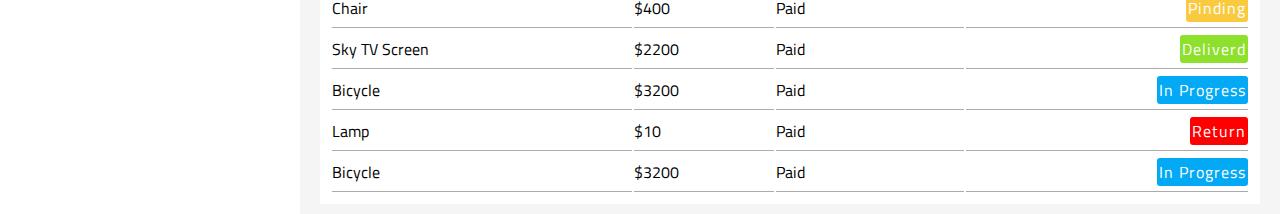
<file: recent-orders.html>
<!DOCTYPE html>
<html lang="en">

<head>
    <meta charset="UTF-8">
    <meta http-equiv="X-UA-Compatible" content="IE=edge">
    <meta name="viewport" content="width=device-width, initial-scale=1.0">
    <title>Dashbord</title>
    <link rel="stylesheet" href="https://cdnjs.cloudflare.com/ajax/libs/font-awesome/4.0.0/css/font-awesome.css">
    <link rel="stylesheet" href="css/main.css">
    <link rel="stylesheet" href="css/recent-orders.css">
</head>

<body>
    <div class="container">
        <!-- Start Navigation -->
        <div class="navigation">
            <ul class="links">
                <li>
                    <a href="#">
                        <span class="icon"><i class="fa fa-apple" aria-hidden="true"></i></span>
                        <span class="title"><h2>Brand Name</h2></span>
                    </a>
                </li>
                <li>
                    <a href="home.html">
                        <span class="icon"><i class="fa fa-home" aria-hidden="true"></i></span>
                        <span class="title">Home</span>
                    </a>
                </li>
                <li>
                    <a href="customers.html">
                        <span class="icon"><i class="fa fa-user" aria-hidden="true"></i></span>
                        <span class="title">Customers</span>
                    </a>
                </li>
                <li>
                    <a href="massages.html">
                        <span class="icon"><i class="fa fa-comment" aria-hidden="true"></i></span>
                        <span class="title">Messages</span>
                    </a>
                </li>
                <li>
                    <a href="help.html">
                        <span class="icon"><i class="fa fa-question-circle" aria-hidden="true"></i></i></span>
                        <span class="title">Help</span>
                    </a>
                </li>
                <li>
                    <a href="settings.html">
                        <span class="icon"><i class="fa fa-cog" aria-hidden="true"></i></span>
                        <span class="title">Settings</span>
                    </a>
                </li>
                <li>
                    <a href="password.html">
                        <span class="icon"><i class="fa fa-lock" aria-hidden="true"></i></span>
                        <span class="title">Password</span>
                    </a>
                </li>

                <li>
                    <a href="index.html">
                        <span class="icon"><i class="fa fa-sign-out" aria-hidden="true"></i></span>
                        <span class="title">Sing Out</span>
                    </a>
                </li>
            </ul>
            <div class="nav-to" onclick="toggler()"></div>
        </div>
        <!-- End Navigation -->
        <!-- start Main -->
        <div class="main">
            <!-- Start Top Bar -->
            <div class="topbar">
                <div class="toggel" onclick="toggler()"></div>
                <div class="search">
                    <label for="search">
                        <input type="text" placeholder="What You Search About?">
                        <i class="fa fa-search" aria-hidden="true"></i>
                    </label>
                </div>
                <div class="user-pic">
                    <img src="imgs/user.svg" alt="User Img">
                </div>
            </div>
            <!-- Start Top Bar -->
            <!-- Start Deatials Section -->
            <div class="details">
                <div class="recent-orders">
                    <div class="header">
                        <h2>Recent Orders</h2>
                    </div>
                    <table>
                        <thead>
                            <tr>
                                <th>Name</th>
                                <th>Price</th>
                                <th>payment</th>
                                <th>Status</th>
                            </tr>
                        </thead>
                        <tbody>
                            <tr>
                                <td>HP Laptop</td>
                                <td><span>$6500</td>
                                <td>Paid</td>
                                <td><span class="status deliverd">Deliverd</span></td>
                            </tr>
                            <tr>
                                <td>Oppo Phone</td>
                                <td>$4200</td>
                                <td>Paid</td>
                                <td><span class="status pind">Pinding</span></td>
                            </tr>
                            <tr>
                                <td>O'Clock</td>
                                <td>$200</td>
                                <td>Paid</td>
                                <td><span class="status return">Return</span></td>
                            </tr>
                            <tr>
                                <td>HeadPhone</td>
                                <td>$300</td>
                                <td>Paid</td>
                                <td><span class="status in-prog">In Progress</span></td>
                            </tr>
                            <tr>
                                <td>Power Banck</td>
                                <td>$100</td>
                                <td>Paid</td>
                                <td><span class="status deliverd">Deliverd</span></td>
                            </tr>
                            <tr>
                                <td>Chair</td>
                                <td>$400</td>
                                <td>Paid</td>
                                <td><span class="status pind">Pinding</span></td>
                            </tr>
                            <tr>
                                <td>Sky TV Screen</td>
                                <td>$2200</td>
                                <td>Paid</td>
                                <td><span class="status deliverd">Deliverd</span></td>
                            </tr>
                            <tr>
                                <td>Bicycle</td>
                                <td>$3200</td>
                                <td>Paid</td>
                                <td><span class="status in-prog">In Progress</span></td>
                            </tr>
                            <tr>
                                <td>Lamp</td>
                                <td>$10</td>
                                <td>Paid</td>
                                <td><span class="status return">Return</span></td>
                            </tr>
                            <td>Bicycle</td>
                            <td>$3200</td>
                            <td>Paid</td>
                            <td><span class="status in-prog">In Progress</span></td>
                            </tr>
                            <tr>
                                <td>HP Laptop</td>
                                <td><span>$6500</td>
                                <td>Paid</td>
                                <td><span class="status deliverd">Deliverd</span></td>
                            </tr>
                            <tr>
                                <td>Oppo Phone</td>
                                <td>$4200</td>
                                <td>Paid</td>
                                <td><span class="status pind">Pinding</span></td>
                            </tr>
                            <tr>
                                <td>O'Clock</td>
                                <td>$200</td>
                                <td>Paid</td>
                                <td><span class="status return">Return</span></td>
                            </tr>
                            <tr>
                                <td>HeadPhone</td>
                                <td>$300</td>
                                <td>Paid</td>
                                <td><span class="status in-prog">In Progress</span></td>
                            </tr>
                            <tr>
                                <td>Power Banck</td>
                                <td>$100</td>
                                <td>Paid</td>
                                <td><span class="status deliverd">Deliverd</span></td>
                            </tr>
                            <tr>
                                <td>Chair</td>
                                <td>$400</td>
                                <td>Paid</td>
                                <td><span class="status pind">Pinding</span></td>
                            </tr>
                            <tr>
                                <td>Sky TV Screen</td>
                                <td>$2200</td>
                                <td>Paid</td>
                                <td><span class="status deliverd">Deliverd</span></td>
                            </tr>
                            <tr>
                                <td>Bicycle</td>
                                <td>$3200</td>
                                <td>Paid</td>
                                <td><span class="status in-prog">In Progress</span></td>
                            </tr>
                            <tr>
                                <td>Lamp</td>
                                <td>$10</td>
                                <td>Paid</td>
                                <td><span class="status return">Return</span></td>
                            </tr>
                            <td>Bicycle</td>
                            <td>$3200</td>
                            <td>Paid</td>
                            <td><span class="status in-prog">In Progress</span></td>
                            </tr>
                            <tr>
                                <td>HP Laptop</td>
                                <td><span>$6500</td>
                                <td>Paid</td>
                                <td><span class="status deliverd">Deliverd</span></td>
                            </tr>
                            <tr>
                                <td>Oppo Phone</td>
                                <td>$4200</td>
                                <td>Paid</td>
                                <td><span class="status pind">Pinding</span></td>
                            </tr>
                            <tr>
                                <td>O'Clock</td>
                                <td>$200</td>
                                <td>Paid</td>
                                <td><span class="status return">Return</span></td>
                            </tr>
                            <tr>
                                <td>HeadPhone</td>
                                <td>$300</td>
                                <td>Paid</td>
                                <td><span class="status in-prog">In Progress</span></td>
                            </tr>
                            <tr>
                                <td>Power Banck</td>
                                <td>$100</td>
                                <td>Paid</td>
                                <td><span class="status deliverd">Deliverd</span></td>
                            </tr>
                            <tr>
                                <td>Chair</td>
                                <td>$400</td>
                                <td>Paid</td>
                                <td><span class="status pind">Pinding</span></td>
                            </tr>
                            <tr>
                                <td>Sky TV Screen</td>
                                <td>$2200</td>
                                <td>Paid</td>
                                <td><span class="status deliverd">Deliverd</span></td>
                            </tr>
                            <tr>
                                <td>Bicycle</td>
                                <td>$3200</td>
                                <td>Paid</td>
                                <td><span class="status in-prog">In Progress</span></td>
                            </tr>
                            <tr>
                                <td>Lamp</td>
                                <td>$10</td>
                                <td>Paid</td>
                                <td><span class="status return">Return</span></td>
                            </tr>
                            <td>Bicycle</td>
                            <td>$3200</td>
                            <td>Paid</td>
                            <td><span class="status in-prog">In Progress</span></td>
                            </tr>
                            <tr>
                                <td>HP Laptop</td>
                                <td><span>$6500</td>
                                <td>Paid</td>
                                <td><span class="status deliverd">Deliverd</span></td>
                            </tr>
                            <tr>
                                <td>Oppo Phone</td>
                                <td>$4200</td>
                                <td>Paid</td>
                                <td><span class="status pind">Pinding</span></td>
                            </tr>
                            <tr>
                                <td>O'Clock</td>
                                <td>$200</td>
                                <td>Paid</td>
                                <td><span class="status return">Return</span></td>
                            </tr>
                            <tr>
                                <td>HeadPhone</td>
                                <td>$300</td>
                                <td>Paid</td>
                                <td><span class="status in-prog">In Progress</span></td>
                            </tr>
                            <tr>
                                <td>Power Banck</td>
                                <td>$100</td>
                                <td>Paid</td>
                                <td><span class="status deliverd">Deliverd</span></td>
                            </tr>
                            <tr>
                                <td>Chair</td>
                                <td>$400</td>
                                <td>Paid</td>
                                <td><span class="status pind">Pinding</span></td>
                            </tr>
                            <tr>
                                <td>Sky TV Screen</td>
                                <td>$2200</td>
                                <td>Paid</td>
                                <td><span class="status deliverd">Deliverd</span></td>
                            </tr>
                            <tr>
                                <td>Bicycle</td>
                                <td>$3200</td>
                                <td>Paid</td>
                                <td><span class="status in-prog">In Progress</span></td>
                            </tr>
                            <tr>
                                <td>Lamp</td>
                                <td>$10</td>
                                <td>Paid</td>
                                <td><span class="status return">Return</span></td>
                            </tr>
                            <td>Bicycle</td>
                            <td>$3200</td>
                            <td>Paid</td>
                            <td><span class="status in-prog">In Progress</span></td>
                            </tr>
                        </tbody>
                    </table>
                </div>
            </div>
            <!-- End Deatials Section -->
        </div>
        <!-- End Main Sction -->
    </div>
    <script src="js/main.js"></script>
</body>

</html>
</file>
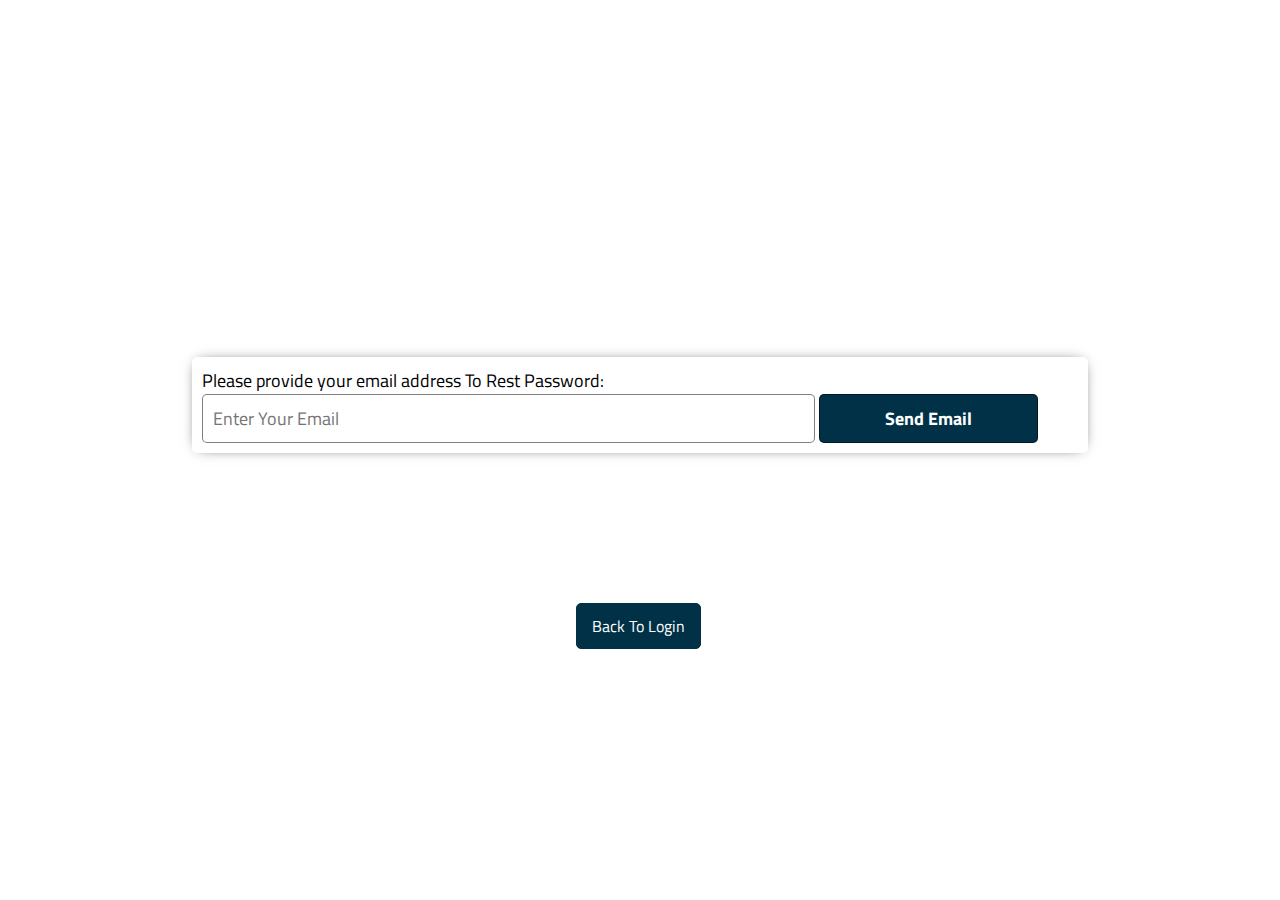
<file: reset-pass.html>
<!DOCTYPE html>
<html lang="en">

<head>
    <meta charset="UTF-8">
    <meta http-equiv="X-UA-Compatible" content="IE=edge">
    <meta name="viewport" content="width=device-width, initial-scale=1.0">
    <title>Dashbord | Reset Password</title>
    <link rel="stylesheet" href="https://cdnjs.cloudflare.com/ajax/libs/font-awesome/4.0.0/css/font-awesome.css">
    <link rel="stylesheet" href="css/main.css">
    <link rel="stylesheet" href="css/reset-pass.css">
</head>

<body>

    <!-- Start reset Passwoed Section -->
    <div class="reset-pass">
        <form action="rest.php" target="_blank" method="POST" id="reset-form">
            <p>Please provide your email address To Rest Password:</p>
            <p class="suc"></p>
            <input type="email" name="rest" placeholder="Enter Your Email" required>
            <input type="submit" value="Send Email">
        </form>
    </div>
    <a class="back-to-home" href="index.html">Back To Login</a>
    </div>
    <script src="js/main.js">
    </script>
</body>

</html>
</file>
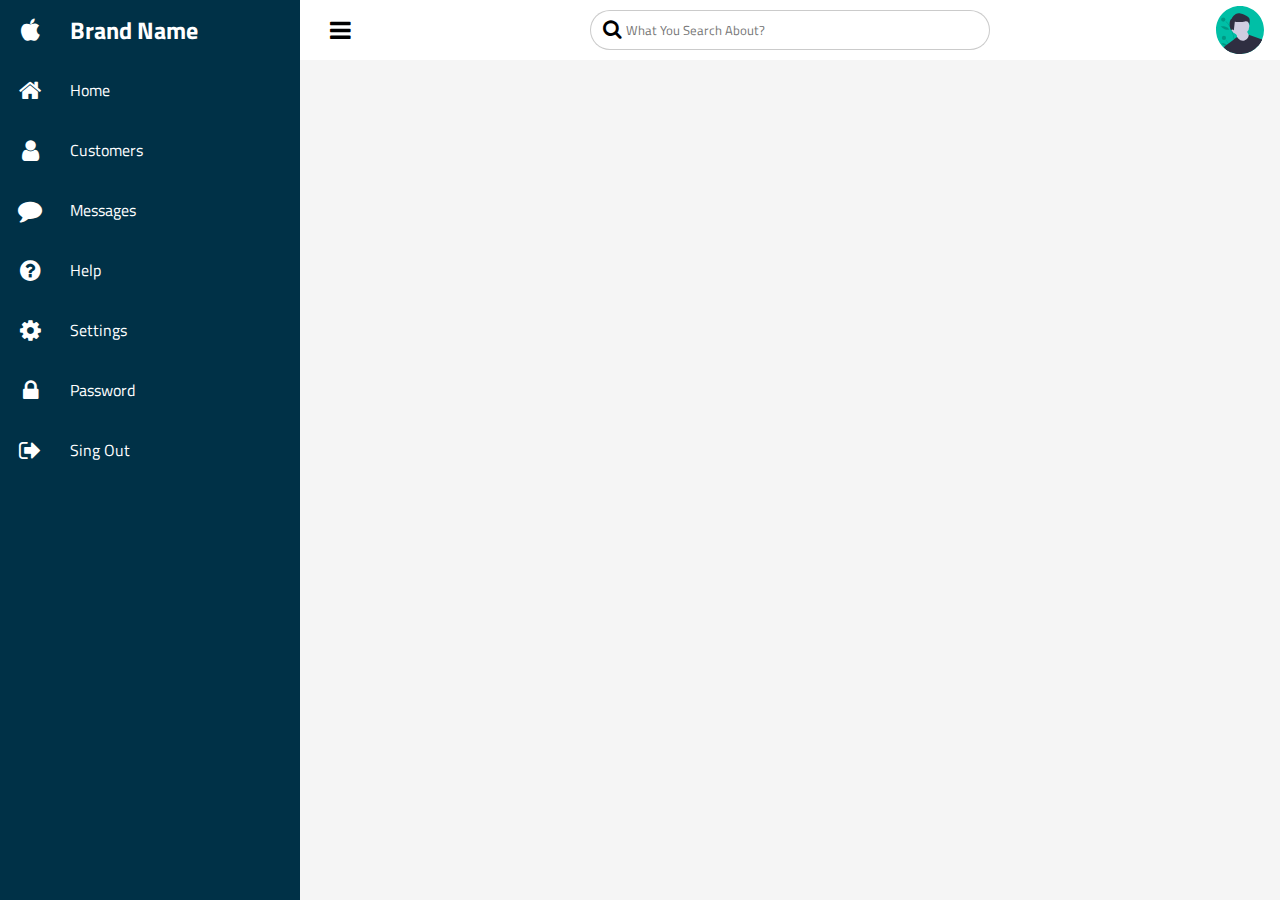
<file: settings.html>
<!DOCTYPE html>
<html lang="en">

<head>
    <meta charset="UTF-8">
    <meta http-equiv="X-UA-Compatible" content="IE=edge">
    <meta name="viewport" content="width=device-width, initial-scale=1.0">
    <title>Dashbord | settings</title>
    <link rel="stylesheet" href="https://cdnjs.cloudflare.com/ajax/libs/font-awesome/4.0.0/css/font-awesome.css">
    <link rel="stylesheet" href="css/main.css">
</head>

<body>
    <div class="container">
        <!-- Start Navigation -->
        <div class="navigation">
            <ul class="links">
                <li>
                    <a href="#">
                        <span class="icon"><i class="fa fa-apple" aria-hidden="true"></i></span>
                        <span class="title"><h2>Brand Name</h2></span>
                    </a>
                </li>
                <li>
                    <a href="home.html">
                        <span class="icon"><i class="fa fa-home" aria-hidden="true"></i></span>
                        <span class="title">Home</span>
                    </a>
                </li>
                <li>
                    <a href="customers.html">
                        <span class="icon"><i class="fa fa-user" aria-hidden="true"></i></span>
                        <span class="title">Customers</span>
                    </a>
                </li>
                <li>
                    <a href="massages.html">
                        <span class="icon"><i class="fa fa-comment" aria-hidden="true"></i></span>
                        <span class="title">Messages</span>
                    </a>
                </li>
                <li>
                    <a href="help.html">
                        <span class="icon"><i class="fa fa-question-circle" aria-hidden="true"></i></i></span>
                        <span class="title">Help</span>
                    </a>
                </li>
                <li>
                    <a href="settings.html">
                        <span class="icon"><i class="fa fa-cog" aria-hidden="true"></i></span>
                        <span class="title">Settings</span>
                    </a>
                </li>
                <li>
                    <a href="password.html">
                        <span class="icon"><i class="fa fa-lock" aria-hidden="true"></i></span>
                        <span class="title">Password</span>
                    </a>
                </li>

                <li>
                    <a href="index.html">
                        <span class="icon"><i class="fa fa-sign-out" aria-hidden="true"></i></span>
                        <span class="title">Sing Out</span>
                    </a>
                </li>
            </ul>
            <div class="nav-to" onclick="toggler()"></div>
        </div>
        <!-- End Navigation -->
        <!-- start Main -->
        <div class="main">
            <!-- Start Top Bar -->
            <div class="topbar">
                <div class="toggel" onclick="toggler()"></div>
                <div class="search">
                    <label for="search">
                        <input type="text" placeholder="What You Search About?">
                        <i class="fa fa-search" aria-hidden="true"></i>
                    </label>
                </div>
                <div class="user-pic">
                    <img src="imgs/user.svg" alt="User Img">
                </div>
            </div>
            <!-- End Top Bar -->
        </div>
        <!-- End Main Sction -->
    </div>
    <script src="js/main.js"></script>
</body>

</html>
</file>
<file: css/login.css>
@import url('https://fonts.googleapis.com/css2?family=Titillium+Web:wght@200;300;400;600&display=swap');
* {
    padding: 0;
    margin: 0;
}

.container {
    width: 100%;
    min-height: 100vh;
    background: rgb(2, 0, 36);
    background: linear-gradient(90deg, rgba(2, 0, 36, 1) 0%, rgba(9, 9, 121, 1) 0%, rgba(0, 212, 255, 1) 100%);
    display: flex;
    align-items: center;
    justify-content: center;
    font-family: 'Titillium Web', sans-serif;
    position: relative;
}

.container .login-area,
.container .pic-area {
    min-height: 90vh;
    background-color: #fff;
    padding: 20px;
    display: flex;
    align-items: center;
    border-radius: 5px 0 0 5px;
    -webkit-border-radius: 5px 0 0 5px;
    -moz-border-radius: 5px 0 0 5px;
    -ms-border-radius: 5px 0 0 5px;
    -o-border-radius: 5px 0 0 5px;
}

.container .login-area form {
    display: grid;
    grid-template-columns: repeat(1fr);
}

.container .login-area h2 {
    font-size: 45px;
    margin: 0;
}

.container .login-area form .custom-input {
    position: relative;
    width: 100%;
}

.container .login-area form .custom-input input {
    width: 85%;
    padding: 10px 10px 10px 30px;
    margin: 5px 0;
    border: 1px solid rgba(0, 0, 0, .5);
    border-radius: 5px;
    -webkit-border-radius: 5px;
    -moz-border-radius: 5px;
    -ms-border-radius: 5px;
    -o-border-radius: 5px;
    outline: none;
}

.container .login-area form .custom-input input:focus {
    outline: none;
}

.container .login-area form .custom-input .fa {
    position: absolute;
    top: 5px;
    left: 3px;
    font-size: 20px;
    border-right: 1px solid rgba(0, 0, 0, .5);
    text-align: center;
    width: 20px;
    height: 77%;
    display: flex;
    justify-content: center;
    align-items: center;
}

.container .login-area form .custom-input #sh,
.container .login-area form .custom-input #hi {
    right: 0 !important;
    left: inherit;
    border-left: 1px solid rgba(0, 0, 0, .5);
    border-right: none;
    cursor: pointer;
}

.container .login-area form .check-input {
    font-size: 17px;
    padding: 0 0 0 4px;
}

.container .login-area form .check-input label {
    user-select: none;
}

.container .login-area form .submit input {
    width: 100%;
    background-color: #003147;
    cursor: pointer;
    color: #fff;
    font-family: 'Titillium Web', sans-serif;
    font-size: 18px;
    padding: 5px;
    border: 1px solid #fff;
}

.container .login-area form .submit .fa {
    color: #fff;
    border-right: 1px solid #fff;
}

.container .pic-area {
    border-radius: 0 5px 5px 0;
    -webkit-border-radius: 0 5px 5px 0;
    -moz-border-radius: 0 5px 5px 0;
    -ms-border-radius: 0 5px 5px 0;
    -o-border-radius: 0 5px 5px 0;
    background-image: url(../imgs/login-pic.svg);
    background-position: center;
    background-size: cover;
    background-repeat: no-repeat;
    width: 600px;
}

@media(max-width:950px) {
    .container .pic-area {
        display: none;
    }
}
</file>
<file: css/main.css>
@import url('https://fonts.googleapis.com/css2?family=Titillium+Web:wght@200;300;400;600&display=swap');

/* Start Global Area */

* {
    padding: 0;
    margin: 0;
    font-family: 'Titillium Web', sans-serif;
    box-sizing: border-box;
}

:root {
    --main-color: #003147;
    --hover-color: #03a9f4;
}

body {
    overflow-x: hidden;
}

.container {
    position: relative;
    width: 100%;
}


/* End Global Area */


/* Start Navigation */

.navigation {
    position: fixed;
    height: 100%;
    width: 300px;
    background-color: var(--main-color);
    transition: .3s linear;
    -webkit-transition: .3s linear;
    -moz-transition: .3s linear;
    -ms-transition: .3s linear;
    -o-transition: .3s linear;
}

.navigation.active {
    width: 60px;
}

.navigation .links {
    list-style: none;
    position: absolute;
    top: 0;
    left: 0;
    width: 100%;
}

.navigation .links li {
    position: relative;
    width: 100%;
}

.navigation .links li:not(:nth-child(1)):hover {
    background-color: var(--hover-color);
}

.navigation .links li a {
    text-decoration: none;
    color: white;
    position: relative;
    width: 100%;
    display: flex;
}

.navigation .links li a .icon {
    position: relative;
    display: block;
    min-width: 60px;
    height: 60px;
    line-height: 60px;
    text-align: center;
    font-size: 24px;
}

.navigation .links li a .title {
    line-height: 60px;
    height: 60px;
    padding: 0 10px;
    position: relative;
    display: block;
    white-space: nowrap;
}


/* End Navigation */


/* Start Main Section */

.main {
    position: absolute;
    width: calc(100% - 300px);
    right: 0;
    top: 0;
    min-height: 100vh;
    background-color: #f5f5f5;
    transition: .3s linear;
    -webkit-transition: .3s linear;
    -moz-transition: .3s linear;
    -ms-transition: .3s linear;
    -o-transition: .3s linear;
}

.main.active {
    width: calc(100% - 60px);
}


/* 
Start Top Bar
*/

.main .topbar {
    background-color: #fff;
    display: flex;
    justify-content: space-between;
    align-items: center;
    height: 60px;
    width: 100%;
    padding: 0 10px;
}

.main .topbar .toggel {
    width: 60px;
    height: 100%;
    position: relative;
}

.nav-to {
    display: none;
}

.main .topbar .toggel::before {
    content: "\f0c9";
    font-family: fontAwesome;
    font-size: 24px;
    width: 100%;
    height: 100%;
    position: absolute;
    text-align: center;
    line-height: 60px;
    cursor: pointer;
}

.main .search {
    width: 400px;
    position: relative;
}

.main .search label input {
    width: 100%;
    height: 40px;
    padding: 5px 20px;
    padding-left: 35px;
    outline: none;
    border-radius: 40px;
    -webkit-border-radius: 40px;
    -moz-border-radius: 40px;
    -ms-border-radius: 40px;
    -o-border-radius: 40px;
    border: 1px solid rgba(0, 0, 0, 0.205);
}

.main .topbar .search .fa {
    position: absolute;
    left: 13px;
    top: 9px;
    font-size: 20px;
}

.main .topbar .user-pic {
    height: 100%;
    position: relative;
    cursor: pointer;
    overflow: hidden;
}

.main .topbar .user-pic img {
    width: 60px;
    height: 90%;
    padding-top: 10%;
}


/* 
Start Cards Box
*/

.main .cardBox {
    position: relative;
    width: 100%;
    display: grid;
    grid-template-columns: repeat(4, 1fr);
    grid-gap: 20px;
    padding: 20px;
    transition: .3s linear;
    -webkit-transition: .3s linear;
    -moz-transition: .3s linear;
    -ms-transition: .3s linear;
    -o-transition: .3s linear;
}

.main .cardBox .card {
    position: relative;
    background-color: #fff;
    padding: 20px;
    display: flex;
    justify-content: space-between;
    cursor: pointer;
    transition: .3s linear;
    -webkit-transition: .3s linear;
    -moz-transition: .3s linear;
    -ms-transition: .3s linear;
    -o-transition: .3s linear;
}

.main .cardBox .card .numbers {
    position: relative;
    font-size: 2.5em;
    font-weight: bold;
}

.main .cardBox .card .cardName {
    position: relative;
    font-size: 20px;
    color: #999;
    transition: .3s linear;
    -webkit-transition: .3s linear;
    -moz-transition: .3s linear;
    -ms-transition: .3s linear;
    -o-transition: .3s linear;
}

.main .cardBox .card .cardIcon {
    font-size: 2.5em;
    position: relative;
    color: var(--hover-color);
    transition: .3s linear;
    -webkit-transition: .3s linear;
    -moz-transition: .3s linear;
    -ms-transition: .3s linear;
    -o-transition: .3s linear;
}

.main .cardBox .card:hover {
    background-color: var(--hover-color);
}

.main .cardBox .card:hover .cardName {
    color: #fff;
}

.main .cardBox .card:hover .cardIcon {
    color: #fff;
}


/* 
Start Details Section
*/

.details {
    position: relative;
    width: 100%;
    display: grid;
    grid-template-columns: 2.5fr 1.5fr;
    padding: 10px;
}

.details .recent-orders,
.details .recent-customers {
    padding: 10px;
    position: relative;
    background-color: #fff;
    margin: 0 10px;
}

.details .recent-orders {
    min-height: 150px;
}

.details .recent-customers {
    min-height: 200px;
}

.details .recent-orders .header,
.details .recent-customers .header {
    display: flex;
    justify-content: space-between;
    align-items: flex-start;
}

.details .recent-orders .header h2,
.details .recent-customers .header h2 {
    font-weight: 600;
}

.details .recent-orders .header .btn,
.details .recent-customers .header .btn {
    position: relative;
    padding: 5px 10px;
    text-decoration: none;
    background-color: var(--hover-color);
    color: #fff;
    transition: .3s linear;
    -webkit-transition: .3s linear;
    -moz-transition: .3s linear;
    -ms-transition: .3s linear;
    -o-transition: .3s linear;
}

.details .recent-orders .header .btn:hover,
.details .recent-customers .header .btn:hover {
    background-color: var(--main-color);
}

.details .recent-orders table {
    position: relative;
    width: 100%;
}

.details .recent-orders table thead tr th {
    text-align: left;
    font-weight: 600;
}

.details .recent-orders tbody tr {
    transition: .1s linear;
    -webkit-transition: .1s linear;
    -moz-transition: .1s linear;
    -ms-transition: .1s linear;
    -o-transition: .1s linear;
    cursor: pointer;
}

.details .recent-orders tbody tr:hover {
    background-color: var(--hover-color);
    color: #fff;
}

.details .recent-orders tbody tr td {
    padding: 7px 0;
    border-bottom: 1px solid rgba(0, 0, 0, 0.329) !important;
}

.details .recent-orders tbody tr:last-child {
    border-bottom: none;
}

.details .recent-orders thead tr th:last-child,
.details .recent-orders tbody tr td:last-child {
    text-align: right;
    padding: 5px 0;
}

.details .recent-orders tbody .status {
    background-color: red;
    padding: 2px;
    color: #fff;
    letter-spacing: 1px;
    border-radius: 3px;
    -webkit-border-radius: 3px;
    -moz-border-radius: 3px;
    -ms-border-radius: 3px;
    -o-border-radius: 3px;
}

.details .recent-orders tbody .status.deliverd {
    background-color: #8de02c;
}

.details .recent-orders tbody .status.pind {
    background-color: #f9ca3f;
}

.details .recent-orders tbody .status.in-prog {
    background-color: #03a9f4;
}

.details .recent-customers table {
    padding: 5px 0;
}

.details .recent-customers table tr {
    border-bottom: 1px solid rgba(0, 0, 0, 0.329);
}

.details .recent-customers table tr td .img img {
    border-radius: 50% !important;
    -webkit-border-radius: 50% !important;
    -moz-border-radius: 50% !important;
    -ms-border-radius: 50% !important;
    -o-border-radius: 50% !important;
    height: 50px !important;
    width: 50px !important;
    cursor: pointer;
}

.details .recent-customers table tr td:nth-child(2) {
    padding-left: 7px;
    cursor: pointer;
}

.details .recent-customers table tr td:nth-child(2) h4 {
    font-weight: 600;
}

.details .recent-customers table tr td:nth-child(2) h4 span {
    font-size: 14px;
    color: #999;
}


/* End Main Section */


/* Start Responve  */

@media (max-width: 935px) {
    .navigation {
        left: -300px;
        width: 300px;
    }
    .navigation.active {
        left: 0;
        width: 300px;
        z-index: 1000;
    }
    .main {
        width: 100%;
    }
    .main.main.active {
        width: calc(100% - 300px);
    }
    .main .cardBox {
        grid-template-columns: repeat(2, 1fr);
    }
}

@media (max-width: 855px) {
    .main .details {
        grid-template-columns: 1fr;
    }
    .details .recent-customers {
        margin-top: 15px;
    }
}

@media (max-width: 460px) {
    .navigation.active {
        width: 100%;
    }
    .main.main.active {
        width: 100%;
    }
    .main .cardBox {
        grid-template-columns: repeat(1, 1fr);
    }
    .main .details .recent-orders {
        overflow-x: auto;
    }
    .main .details .recent-orders table {
        width: 600px;
    }
    .main .topbar .toggel {
        width: 25%;
        z-index: 2;
    }
    .main .topbar .user-pic {
        width: 25%;
    }
    .navigation .links li a .title {
        padding: 0;
    }
    .nav-to {
        display: block;
        position: absolute;
        top: 0;
        right: 0;
        width: 60px;
        height: 60px;
        font-size: 30px;
        color: #fff;
        background-color: var(--hover-color);
        text-align: center;
        line-height: 60px;
        transition: .3s linear;
        -webkit-transition: .3s linear;
        -moz-transition: .3s linear;
        -ms-transition: .3s linear;
        -o-transition: .3s linear;
    }
    .nav-to::before {
        content: 'x';
        font-size: 50px;
        line-height: 50px;
        color: #fff;
        font-weight: 300;
        font-family: Arial, sans-serif;
    }
}


/* End Responve  */
</file>
<file: css/customers.css>
.details {
    grid-template-columns: 1fr;
}

.details .recent-customers .delete-btn {
    width: 1%;
}

.details .recent-customers .delete-btn span {
    background-color: red;
    color: black;
    font-weight: 600;
    font-size: 18px;
    padding: 5px 10px;
    cursor: pointer;
}
</file>
<file: css/recent-orders.css>
.details {
    grid-template-columns: 1fr;
}
</file>
<file: css/password.css>
:root {
    --main-color: #003147;
    --hover-color: #03a9f4;
}

.reset-pass {
    display: flex;
    align-items: center;
    justify-content: center;
    min-height: 90VH;
}

.reset-pass form {
    width: 50%;
    background-color: #fff;
    padding: 20px;
    border-radius: 5px;
    -webkit-border-radius: 5px;
    -moz-border-radius: 5px;
    -ms-border-radius: 5px;
    -o-border-radius: 5px;
    box-shadow: 0px 0px 14px -7px black;
}

.reset-pass form .custom-input {
    width: 100%;
    margin: 5px 0;
    position: relative;
}

.reset-pass form .custom-input input {
    width: 100%;
    padding: 8px 8px 8px 43px;
    outline: none;
    border: 1px solid rgba(0, 0, 0, .3);
    font-size: 18px;
    border-radius: 5px;
    -webkit-border-radius: 5px;
    -moz-border-radius: 5px;
    -ms-border-radius: 5px;
    -o-border-radius: 5px;
}

.reset-pass form .custom-input .fa {
    position: absolute;
    top: 0px;
    left: 0;
    font-size: 34px;
    background-color: var(--main-color);
    height: 100%;
    width: 38px;
    text-align: center;
    display: flex;
    justify-content: center;
    align-items: center;
    border-radius: 5px 0 0 5px;
    color: #fff;
}

.reset-pass form .custom-input input:focus+.fa {
    background-color: var(--hover-color);
}

.reset-pass form .check-input {
    font-size: 20px;
    padding-left: 7px;
    margin: 10px 0;
}

.reset-pass form .check-input input[type=checkbox] {
    transform: scale(2);
    -ms-transform: scale(2);
    -webkit-transform: scale(2);
    -moz-transform: scale(2);
    -o-transform: scale(2);
    margin-right: 3px;
}

.reset-pass form .custom-send {
    display: flex;
    justify-content: center;
}

.reset-pass form .custom-send input:last-child {
    margin: 0;
}

.reset-pass form .custom-send input {
    margin: 0 5px 0 0;
    font-size: 18px;
    background-color: var(--main-color);
    border: 1px solid rgba(0, 0, 0, .5);
    border-radius: 5px;
    transition: .3s linear;
    -webkit-transition: .3s linear;
    -moz-transition: .3s linear;
    -ms-transition: .3s linear;
    -o-transition: .3s linear;
    -webkit-border-radius: 5px;
    -moz-border-radius: 5px;
    -ms-border-radius: 5px;
    -o-border-radius: 5px;
    padding: 5px 10px;
    color: #fff;
    cursor: pointer;
    font-weight: 600;
    width: 50%;
}

.reset-pass form .custom-send input:hover {
    background-color: transparent;
    color: var(--hover-color);
    border-color: var(--hover-color);
}

.reset-pass form .fpass {
    font-size: 20px;
    margin: 10px 0 0 0;
}

@media (max-width:460px) {
    .reset-pass form {
        width: 94%;
    }
    .reset-pass form .custom-send {
        display: block;
    }
    .reset-pass form .custom-send input {
        width: 100%;
        margin: 5px 0;
    }
}

@media (max-width:788px) {
    .reset-pass form {
        width: 94%;
    }
}
</file>
